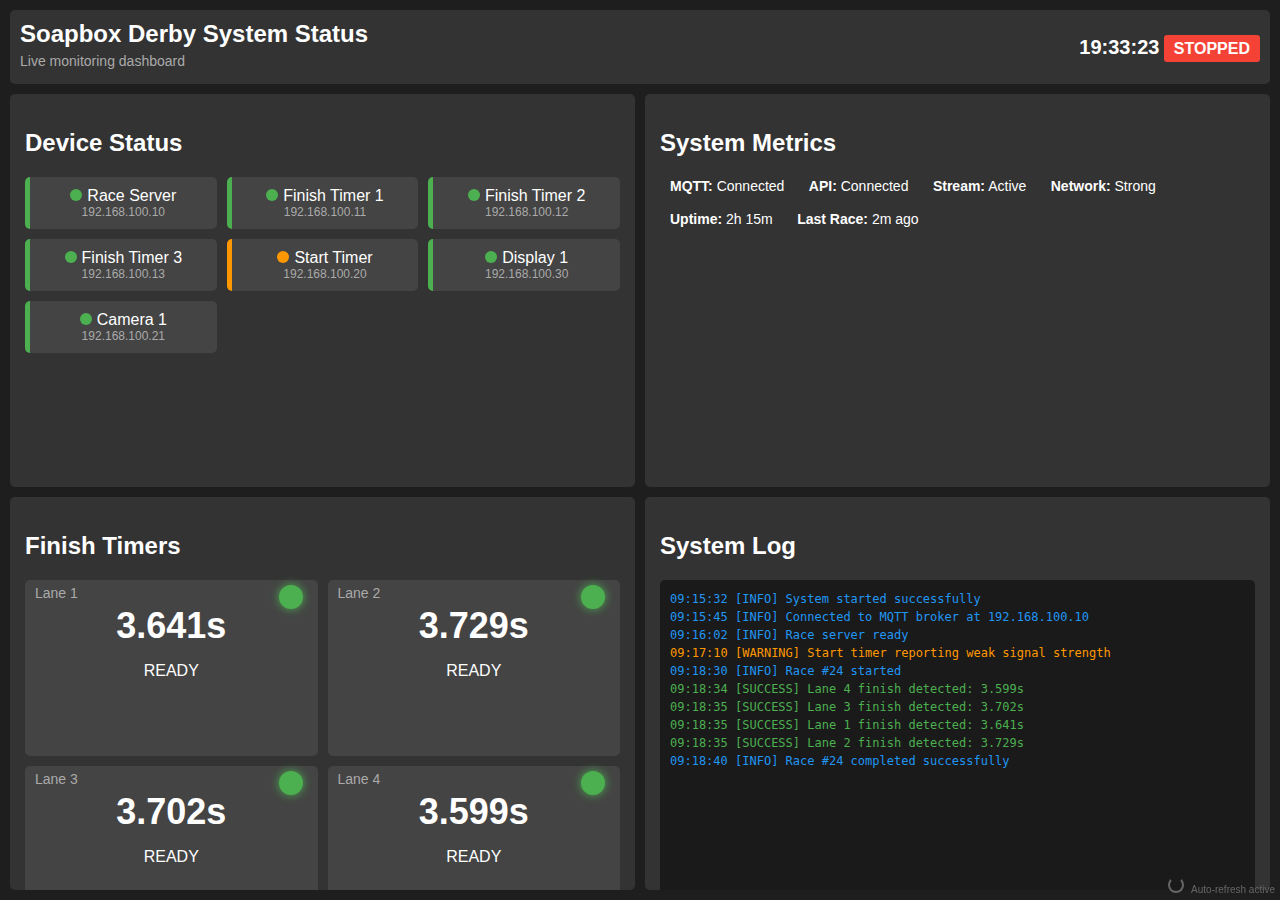
<file: extras/soapbox/infra/derbydisplay/status.html>
<!DOCTYPE html>
<html lang="en">
<head>
  <meta charset="UTF-8">
  <meta name="viewport" content="width=device-width, initial-scale=1.0">
  <title>Soapbox Derby System Status</title>
  <style>
    body {
      font-family: Arial, sans-serif;
      background-color: #1e1e1e;
      color: #fff;
      margin: 0;
      padding: 0;
      overflow: hidden;
    }
    
    .container {
      display: grid;
      grid-template-columns: 1fr 1fr;
      grid-template-rows: auto 1fr 1fr;
      height: 100vh;
      gap: 10px;
      padding: 10px;
      box-sizing: border-box;
    }
    
    .header {
      grid-column: 1 / 3;
      background-color: #333;
      padding: 10px;
      border-radius: 5px;
      display: flex;
      justify-content: space-between;
      align-items: center;
    }
    
    .panel {
      background-color: #333;
      padding: 15px;
      border-radius: 5px;
      overflow: auto;
    }
    
    .device-status {
      display: grid;
      grid-template-columns: repeat(auto-fill, minmax(150px, 1fr));
      gap: 10px;
    }
    
    .device {
      background-color: #444;
      padding: 10px;
      border-radius: 5px;
      text-align: center;
    }
    
    .online {
      border-left: 5px solid #4CAF50;
    }
    
    .offline {
      border-left: 5px solid #f44336;
    }
    
    .warning {
      border-left: 5px solid #ff9800;
    }
    
    .status-indicator {
      display: inline-block;
      width: 12px;
      height: 12px;
      border-radius: 50%;
      margin-right: 5px;
    }
    
    .status-online {
      background-color: #4CAF50;
    }
    
    .status-offline {
      background-color: #f44336;
    }
    
    .status-warning {
      background-color: #ff9800;
    }
    
    .log-panel {
      font-family: monospace;
      white-space: nowrap;
      overflow: auto;
      font-size: 12px;
      background-color: #1a1a1a;
      padding: 10px;
      border-radius: 5px;
      height: 100%;
    }
    
    .log-entry {
      margin: 0;
      padding: 2px 0;
    }
    
    .log-info {
      color: #2196F3;
    }
    
    .log-warning {
      color: #ff9800;
    }
    
    .log-error {
      color: #f44336;
    }
    
    .log-success {
      color: #4CAF50;
    }
    
    .metric {
      display: inline-block;
      margin: 0 10px;
      font-size: 14px;
    }
    
    .timer-panel {
      display: grid;
      grid-template-columns: repeat(2, 1fr);
      gap: 10px;
      height: 100%;
    }
    
    .timer-display {
      background-color: #444;
      border-radius: 5px;
      padding: 10px;
      text-align: center;
      position: relative;
    }
    
    .timer-number {
      font-size: 36px;
      font-weight: bold;
      margin: 15px 0;
    }
    
    .lane-label {
      position: absolute;
      top: 5px;
      left: 10px;
      font-size: 14px;
      color: #aaa;
    }
    
    .timer-status {
      position: absolute;
      top: 5px;
      right: 10px;
    }
    
    .led-indicator {
      display: inline-block;
      width: 24px;
      height: 24px;
      border-radius: 50%;
      margin: 0 5px;
    }
    
    .led-red {
      background-color: #f44336;
      box-shadow: 0 0 10px #f44336;
    }
    
    .led-yellow {
      background-color: #ffeb3b;
      box-shadow: 0 0 10px #ffeb3b;
    }
    
    .led-green {
      background-color: #4CAF50;
      box-shadow: 0 0 10px #4CAF50;
    }
    
    .led-off {
      background-color: #555;
    }
    
    .title {
      margin: 0;
      font-size: 24px;
    }
    
    .subtitle {
      font-size: 14px;
      color: #aaa;
      margin: 5px 0;
    }
    
    .clock {
      font-size: 20px;
      font-weight: bold;
    }
    
    .race-state {
      padding: 5px 10px;
      border-radius: 3px;
      font-weight: bold;
      background-color: #555;
    }
    
    .state-stopped {
      background-color: #f44336;
    }
    
    .state-staging {
      background-color: #ff9800;
    }
    
    .state-racing {
      background-color: #4CAF50;
    }
    
    .refresh-badge {
      position: absolute;
      bottom: 5px;
      right: 5px;
      font-size: 10px;
      color: #666;
    }
    
    /* Auto-refresh animation */
    @keyframes spin {
      0% { transform: rotate(0deg); }
      100% { transform: rotate(360deg); }
    }
    
    .refresh-icon {
      display: inline-block;
      width: 12px;
      height: 12px;
      border: 2px solid #666;
      border-top-color: transparent;
      border-radius: 50%;
      animation: spin 1s linear infinite;
      margin-right: 5px;
    }
  </style>
</head>
<body>
  <div class="container">
    <div class="header">
      <div>
        <h1 class="title">Soapbox Derby System Status</h1>
        <p class="subtitle">Live monitoring dashboard</p>
      </div>
      <div>
        <span class="clock" id="clock">--:--:--</span>
        <span class="race-state state-stopped" id="raceState">STOPPED</span>
      </div>
    </div>
    
    <div class="panel">
      <h2>Device Status</h2>
      <div class="device-status" id="deviceStatus">
        <!-- Device status items will be populated by JavaScript -->
      </div>
    </div>
    
    <div class="panel">
      <h2>System Metrics</h2>
      <div id="systemMetrics">
        <div class="metric">
          <strong>MQTT:</strong> <span id="mqttStatus">Unknown</span>
        </div>
        <div class="metric">
          <strong>API:</strong> <span id="apiStatus">Unknown</span>
        </div>
        <div class="metric">
          <strong>Stream:</strong> <span id="streamStatus">Unknown</span>
        </div>
        <div class="metric">
          <strong>Network:</strong> <span id="networkStatus">Unknown</span>
        </div>
      </div>
      <div id="timeMetrics" style="margin-top: 15px;">
        <div class="metric">
          <strong>Uptime:</strong> <span id="uptime">Unknown</span>
        </div>
        <div class="metric">
          <strong>Last Race:</strong> <span id="lastRace">Unknown</span>
        </div>
      </div>
    </div>
    
    <div class="panel">
      <h2>Finish Timers</h2>
      <div class="timer-panel" id="timerPanel">
        <!-- Timer panels will be populated by JavaScript -->
      </div>
    </div>
    
    <div class="panel">
      <h2>System Log</h2>
      <div class="log-panel" id="logPanel">
        <!-- Log entries will be populated by JavaScript -->
      </div>
      <div class="refresh-badge">
        <span class="refresh-icon"></span>
        <span>Auto-refresh active</span>
      </div>
    </div>
  </div>

  <script>
    // Sample data structure - in production this would come from MQTT
    const deviceSamples = [
      { id: 'server', name: 'Race Server', status: 'online', ip: '192.168.100.10' },
      { id: 'ft1', name: 'Finish Timer 1', status: 'online', ip: '192.168.100.11' },
      { id: 'ft2', name: 'Finish Timer 2', status: 'online', ip: '192.168.100.12' },
      { id: 'ft3', name: 'Finish Timer 3', status: 'online', ip: '192.168.100.13' },
      { id: 'st', name: 'Start Timer', status: 'warning', ip: '192.168.100.20' },
      { id: 'display1', name: 'Display 1', status: 'online', ip: '192.168.100.30' },
      { id: 'cam1', name: 'Camera 1', status: 'online', ip: '192.168.100.21' }
    ];
    
    const timerSamples = [
      { lane: 1, time: '3.641', status: 'ready', led: 'green' },
      { lane: 2, time: '3.729', status: 'ready', led: 'green' },
      { lane: 3, time: '3.702', status: 'ready', led: 'green' },
      { lane: 4, time: '3.599', status: 'ready', led: 'green' }
    ];
    
    const logSamples = [
      { timestamp: '09:15:32', level: 'info', message: 'System started successfully' },
      { timestamp: '09:15:45', level: 'info', message: 'Connected to MQTT broker at 192.168.100.10' },
      { timestamp: '09:16:02', level: 'info', message: 'Race server ready' },
      { timestamp: '09:17:10', level: 'warning', message: 'Start timer reporting weak signal strength' },
      { timestamp: '09:18:30', level: 'info', message: 'Race #24 started' },
      { timestamp: '09:18:34', level: 'success', message: 'Lane 4 finish detected: 3.599s' },
      { timestamp: '09:18:35', level: 'success', message: 'Lane 3 finish detected: 3.702s' },
      { timestamp: '09:18:35', level: 'success', message: 'Lane 1 finish detected: 3.641s' },
      { timestamp: '09:18:35', level: 'success', message: 'Lane 2 finish detected: 3.729s' },
      { timestamp: '09:18:40', level: 'info', message: 'Race #24 completed successfully' }
    ];
    
    // Update clock
    function updateClock() {
      const now = new Date();
      document.getElementById('clock').textContent = now.toTimeString().split(' ')[0];
    }
    
    // Render device status
    function renderDevices() {
      const deviceStatusEl = document.getElementById('deviceStatus');
      deviceStatusEl.innerHTML = '';
      
      deviceSamples.forEach(device => {
        const deviceEl = document.createElement('div');
        deviceEl.className = `device ${device.status}`;
        deviceEl.innerHTML = `
          <div><span class="status-indicator status-${device.status}"></span>${device.name}</div>
          <div style="font-size: 12px; color: #aaa;">${device.ip}</div>
        `;
        deviceStatusEl.appendChild(deviceEl);
      });
    }
    
    // Render timer panels
    function renderTimers() {
      const timerPanelEl = document.getElementById('timerPanel');
      timerPanelEl.innerHTML = '';
      
      timerSamples.forEach(timer => {
        const timerEl = document.createElement('div');
        timerEl.className = 'timer-display';
        timerEl.innerHTML = `
          <div class="lane-label">Lane ${timer.lane}</div>
          <div class="timer-status">
            <span class="led-indicator led-${timer.led}"></span>
          </div>
          <div class="timer-number">${timer.time}s</div>
          <div>${timer.status.toUpperCase()}</div>
        `;
        timerPanelEl.appendChild(timerEl);
      });
    }
    
    // Render log panel
    function renderLogs() {
      const logPanelEl = document.getElementById('logPanel');
      logPanelEl.innerHTML = '';
      
      logSamples.forEach(log => {
        const logEl = document.createElement('p');
        logEl.className = `log-entry log-${log.level}`;
        logEl.textContent = `${log.timestamp} [${log.level.toUpperCase()}] ${log.message}`;
        logPanelEl.appendChild(logEl);
      });
      
      // Auto-scroll to bottom
      logPanelEl.scrollTop = logPanelEl.scrollHeight;
    }
    
    // Initialize dashboard
    function initDashboard() {
      updateClock();
      renderDevices();
      renderTimers();
      renderLogs();
      
      // Update system metrics
      document.getElementById('mqttStatus').textContent = 'Connected';
      document.getElementById('apiStatus').textContent = 'Connected';
      document.getElementById('streamStatus').textContent = 'Active';
      document.getElementById('networkStatus').textContent = 'Strong';
      document.getElementById('uptime').textContent = '2h 15m';
      document.getElementById('lastRace').textContent = '2m ago';
      
      // Set race state
      const raceStateEl = document.getElementById('raceState');
      raceStateEl.textContent = 'STOPPED';
      raceStateEl.className = 'race-state state-stopped';
      
      // Set up periodic updates
      setInterval(updateClock, 1000);
      
      // In a real implementation, we would subscribe to MQTT topics here
      // and update the UI based on incoming messages
    }
    
    // Connect to MQTT broker
    function connectMQTT() {
      // In production, this would establish a connection to the MQTT broker
      // and set up subscriptions to the relevant topics
      console.log('Connecting to MQTT broker...');
      
      // Simulate MQTT connection
      setTimeout(() => {
        console.log('Connected to MQTT broker');
        // Subscribe to topics
        // client.subscribe('derbynet/device/+/status');
        // client.subscribe('derbynet/device/+/telemetry');
        // client.subscribe('derbynet/race/state');
        // client.subscribe('derbynet/lane/+/led');
      }, 1000);
    }
    
    // Handle MQTT messages
    function handleMessage(topic, message) {
      // In production, this would parse incoming MQTT messages
      // and update the dashboard accordingly
      console.log(`Received message on topic ${topic}: ${message}`);
      
      // Example message handling:
      // if (topic.match(/derbynet\/device\/.*\/status/)) {
      //   updateDeviceStatus(topic, message);
      // } else if (topic.match(/derbynet\/race\/state/)) {
      //   updateRaceState(message);
      // } else if (topic.match(/derbynet\/lane\/.*\/led/)) {
      //   updateLaneLED(topic, message);
      // }
    }
    
    // When using real MQTT, this function would update race state
    function updateRaceState(state) {
      const raceStateEl = document.getElementById('raceState');
      raceStateEl.textContent = state.toUpperCase();
      raceStateEl.className = `race-state state-${state.toLowerCase()}`;
    }
    
    // Initialize the dashboard when the page loads
    document.addEventListener('DOMContentLoaded', () => {
      initDashboard();
      connectMQTT();
      
      // Simulate state changes for demonstration
      setTimeout(() => {
        updateRaceState('staging');
        
        setTimeout(() => {
          updateRaceState('racing');
          
          // Add a new log entry
          logSamples.push({ 
            timestamp: new Date().toTimeString().split(' ')[0], 
            level: 'info', 
            message: 'Race started' 
          });
          renderLogs();
          
          setTimeout(() => {
            updateRaceState('stopped');
            
            // Add race completion log entries
            logSamples.push({ 
              timestamp: new Date().toTimeString().split(' ')[0], 
              level: 'info', 
              message: 'Race completed' 
            });
            renderLogs();
          }, 8000);
        }, 3000);
      }, 5000);
    });
  </script>
</body>
</html>
</file>
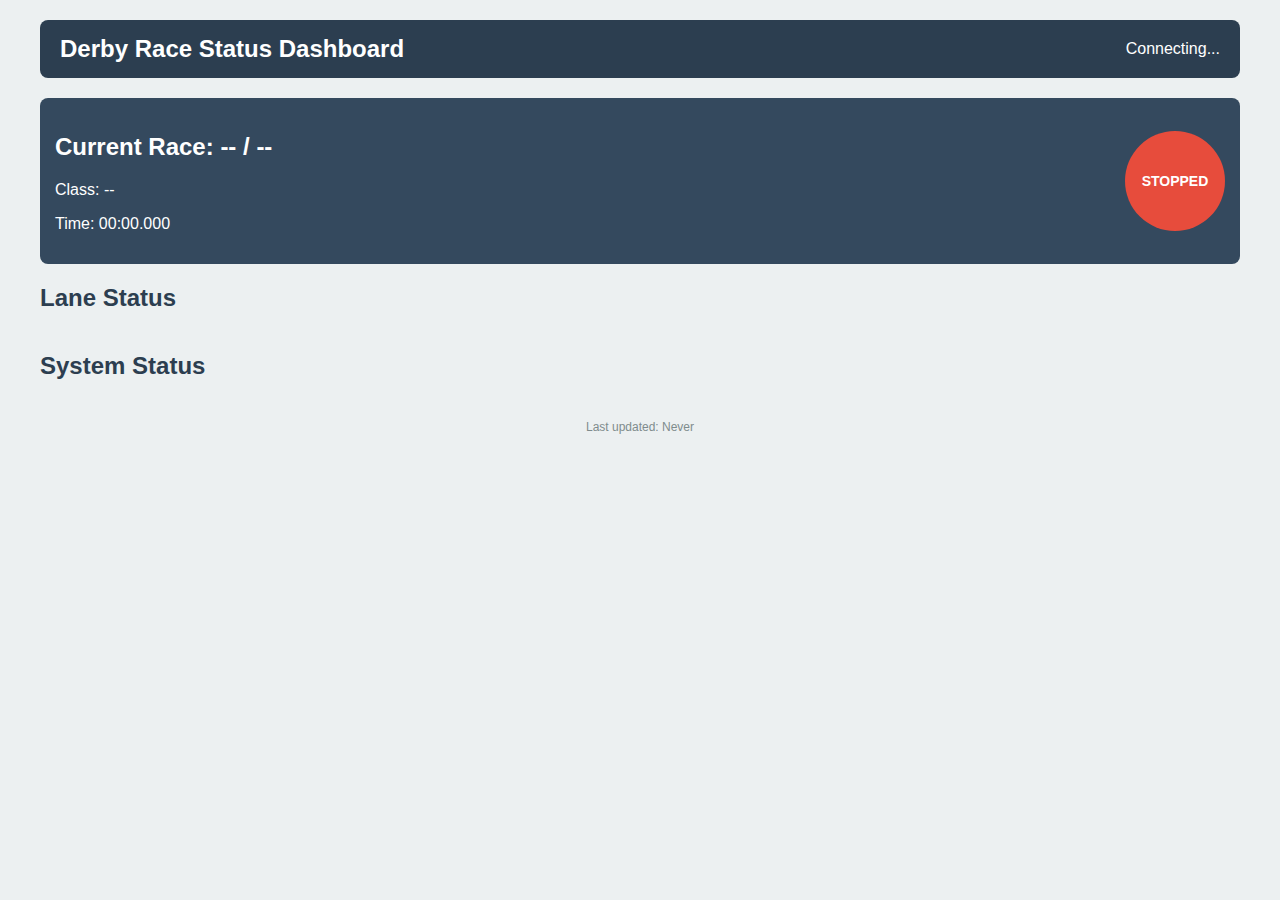
<file: extras/soapbox/infra/derbydisplay/status_dashboard.html>
<!DOCTYPE html>
<html lang="en">
<head>
    <meta charset="UTF-8">
    <meta name="viewport" content="width=device-width, initial-scale=1.0">
    <title>Derby Race Status Dashboard</title>
    <style>
        :root {
            --primary-color: #2c3e50;
            --secondary-color: #3498db;
            --success-color: #2ecc71;
            --warning-color: #f39c12;
            --danger-color: #e74c3c;
            --light-color: #ecf0f1;
            --dark-color: #34495e;
        }
        
        body {
            font-family: 'Segoe UI', Tahoma, Geneva, Verdana, sans-serif;
            margin: 0;
            padding: 0;
            background-color: var(--light-color);
            color: var(--primary-color);
        }
        
        .container {
            max-width: 1200px;
            margin: 0 auto;
            padding: 20px;
        }
        
        .header {
            display: flex;
            justify-content: space-between;
            align-items: center;
            background-color: var(--primary-color);
            color: white;
            padding: 15px 20px;
            border-radius: 8px;
            margin-bottom: 20px;
        }
        
        .header h1 {
            margin: 0;
            font-size: 24px;
        }
        
        .race-status {
            background-color: var(--dark-color);
            color: white;
            padding: 15px;
            border-radius: 8px;
            margin-bottom: 20px;
            display: flex;
            justify-content: space-between;
            align-items: center;
        }
        
        .race-info {
            flex-grow: 1;
        }
        
        .status-indicator {
            width: 100px;
            height: 100px;
            border-radius: 50%;
            margin-left: 20px;
            display: flex;
            align-items: center;
            justify-content: center;
            font-weight: bold;
            text-transform: uppercase;
            font-size: 14px;
        }
        
        .stopped {
            background-color: var(--danger-color);
        }
        
        .staging {
            background-color: var(--warning-color);
        }
        
        .racing {
            background-color: var(--success-color);
            animation: pulse 1.5s infinite;
        }
        
        @keyframes pulse {
            0% { transform: scale(1); }
            50% { transform: scale(1.05); }
            100% { transform: scale(1); }
        }
        
        .lane-status {
            display: grid;
            grid-template-columns: repeat(auto-fit, minmax(300px, 1fr));
            grid-gap: 20px;
            margin-bottom: 20px;
        }
        
        .lane {
            background-color: white;
            border-radius: 8px;
            padding: 15px;
            box-shadow: 0 2px 5px rgba(0,0,0,0.1);
        }
        
        .lane-header {
            display: flex;
            justify-content: space-between;
            align-items: center;
            margin-bottom: 10px;
            border-bottom: 1px solid #eee;
            padding-bottom: 10px;
        }
        
        .lane-name {
            font-weight: bold;
            font-size: 18px;
        }
        
        .lane-pinny {
            background-color: var(--primary-color);
            color: white;
            padding: 5px 10px;
            border-radius: 4px;
            font-weight: bold;
        }
        
        .lane-led {
            width: 20px;
            height: 20px;
            border-radius: 50%;
            display: inline-block;
        }
        
        .red { background-color: var(--danger-color); }
        .blue { background-color: var(--secondary-color); }
        .green { background-color: var(--success-color); }
        .purple { background-color: #9b59b6; }
        
        .lane-time {
            font-size: 22px;
            font-weight: bold;
            text-align: center;
            padding: 10px;
            background-color: var(--light-color);
            border-radius: 4px;
        }
        
        .system-status {
            display: grid;
            grid-template-columns: repeat(auto-fit, minmax(200px, 1fr));
            grid-gap: 20px;
        }
        
        .device-card {
            background-color: white;
            border-radius: 8px;
            padding: 15px;
            box-shadow: 0 2px 5px rgba(0,0,0,0.1);
        }
        
        .device-header {
            display: flex;
            justify-content: space-between;
            align-items: center;
            margin-bottom: 10px;
            border-bottom: 1px solid #eee;
            padding-bottom: 10px;
        }
        
        .device-name {
            font-weight: bold;
        }
        
        .device-status {
            font-size: 12px;
            padding: 3px 8px;
            border-radius: 12px;
        }
        
        .online {
            background-color: var(--success-color);
            color: white;
        }
        
        .offline {
            background-color: var(--danger-color);
            color: white;
        }
        
        .device-metrics {
            display: grid;
            grid-template-columns: 1fr 1fr;
            grid-gap: 10px;
            font-size: 14px;
        }
        
        .metric {
            display: flex;
            justify-content: space-between;
        }
        
        .metric-label {
            color: var(--dark-color);
        }
        
        .metric-value {
            font-weight: bold;
        }
        
        .refresh-time {
            text-align: center;
            font-size: 12px;
            color: #7f8c8d;
            margin-top: 20px;
        }
        
        .error-bar {
            background-color: var(--danger-color);
            color: white;
            padding: 10px;
            border-radius: 5px;
            margin-bottom: 20px;
            display: none;
        }
        
        /* Dark mode styles */
        @media (prefers-color-scheme: dark) {
            body {
                background-color: #121212;
                color: #ffffff;
            }
            
            .lane, .device-card {
                background-color: #1e1e1e;
                box-shadow: 0 2px 5px rgba(0,0,0,0.3);
            }
            
            .lane-header, .device-header {
                border-bottom-color: #333;
            }
            
            .lane-time {
                background-color: #2c2c2c;
            }
            
            .metric-label {
                color: #bbb;
            }
            
            .refresh-time {
                color: #aaa;
            }
        }
    </style>
</head>
<body>
    <div class="container">
        <div class="header">
            <h1>Derby Race Status Dashboard</h1>
            <div class="connection-status" id="connection-status">Connecting...</div>
        </div>
        
        <div class="error-bar" id="error-bar">
            Connection lost. Attempting to reconnect...
        </div>
        
        <div class="race-status">
            <div class="race-info">
                <h2 id="current-race">Current Race: <span id="round-id">--</span> / <span id="heat-id">--</span></h2>
                <p id="class-name">Class: <span>--</span></p>
                <p id="race-timer">Time: <span>00:00.000</span></p>
            </div>
            <div id="status-indicator" class="status-indicator stopped">
                STOPPED
            </div>
        </div>
        
        <h2>Lane Status</h2>
        <div class="lane-status" id="lane-status">
            <!-- Lanes will be populated here by JavaScript -->
        </div>
        
        <h2>System Status</h2>
        <div class="system-status" id="system-status">
            <!-- Device cards will be populated here by JavaScript -->
        </div>
        
        <div class="refresh-time" id="last-updated">
            Last updated: Never
        </div>
    </div>
    
    <script>
        // Configuration
        const MQTT_BROKER_URL = "ws://192.168.100.10:9001"; // WebSocket endpoint for MQTT
        const LANE_COUNT = 3;
        let client = null;
        let raceState = "STOPPED";
        let raceStartTime = 0;
        let raceTimer = null;
        
        // Device and lane status tracking
        const devices = new Map();
        const lanes = new Map();
        
        // Connect to MQTT broker over WebSocket
        function connectMQTT() {
            if (typeof mqtt === 'undefined') {
                document.getElementById('error-bar').style.display = 'block';
                document.getElementById('error-bar').innerText = 'MQTT client not available. Make sure mqtt.js is loaded correctly.';
                updateConnectionStatus('Disconnected');
                return;
            }
            
            updateConnectionStatus('Connecting...');
            
            client = mqtt.connect(MQTT_BROKER_URL, {
                clientId: 'derby_dashboard_' + Math.random().toString(16).substr(2, 8),
                clean: true
            });
            
            client.on('connect', function() {
                updateConnectionStatus('Connected');
                document.getElementById('error-bar').style.display = 'none';
                
                // Subscribe to topics
                client.subscribe('derbynet/race/state');
                client.subscribe('derbynet/race/event');
                client.subscribe('derbynet/device/+/status');
                client.subscribe('derbynet/device/+/telemetry');
                client.subscribe('derbynet/lane/+/led');
                client.subscribe('derbynet/lane/+/pinny');
            });
            
            client.on('message', function(topic, message) {
                processMessage(topic, message.toString());
                updateLastUpdated();
            });
            
            client.on('close', function() {
                updateConnectionStatus('Disconnected');
                document.getElementById('error-bar').style.display = 'block';
                setTimeout(connectMQTT, 5000); // Try to reconnect after 5 seconds
            });
            
            client.on('error', function(error) {
                console.error('MQTT Error:', error);
                updateConnectionStatus('Error');
                document.getElementById('error-bar').style.display = 'block';
                document.getElementById('error-bar').innerText = 'Connection error: ' + error.message;
            });
        }
        
        // Process incoming MQTT messages
        function processMessage(topic, message) {
            const topicParts = topic.split('/');
            
            if (topic === 'derbynet/race/state') {
                updateRaceState(message);
            } 
            else if (topic === 'derbynet/race/event') {
                try {
                    const eventData = JSON.parse(message);
                    if (eventData.event === 'race_start') {
                        handleRaceStart(eventData);
                    }
                } catch (e) {
                    console.error('Error parsing race event:', e);
                }
            }
            else if (topicParts[1] === 'device' && topicParts[3] === 'status') {
                const deviceId = topicParts[2];
                updateDeviceStatus(deviceId, message);
            }
            else if (topicParts[1] === 'device' && topicParts[3] === 'telemetry') {
                const deviceId = topicParts[2];
                try {
                    const telemetry = JSON.parse(message);
                    updateDeviceTelemetry(deviceId, telemetry);
                } catch (e) {
                    console.error('Error parsing telemetry:', e);
                }
            }
            else if (topicParts[1] === 'lane' && topicParts[3] === 'led') {
                const lane = topicParts[2];
                updateLaneLED(lane, message);
            }
            else if (topicParts[1] === 'lane' && topicParts[3] === 'pinny') {
                const lane = topicParts[2];
                updateLanePinny(lane, message);
            }
        }
        
        // Update race state display
        function updateRaceState(state) {
            raceState = state;
            const indicator = document.getElementById('status-indicator');
            
            indicator.className = 'status-indicator ' + state.toLowerCase();
            indicator.innerText = state;
            
            if (state === 'STOPPED' && raceTimer) {
                clearInterval(raceTimer);
                raceTimer = null;
            }
        }
        
        // Handle race start event
        function handleRaceStart(eventData) {
            // Update round/heat info
            document.querySelector('#round-id').innerText = eventData.roundid || '--';
            document.querySelector('#heat-id').innerText = eventData.heatid || '--';
            
            // Start the race timer
            raceStartTime = eventData.timestamp * 1000; // Convert to milliseconds
            
            if (raceTimer) {
                clearInterval(raceTimer);
            }
            
            raceTimer = setInterval(updateRaceTimer, 50); // Update timer 20 times per second for smoothness
            
            // Reset lane times
            for (let i = 1; i <= LANE_COUNT; i++) {
                const laneTimeElement = document.querySelector(`#lane-${i} .lane-time`);
                if (laneTimeElement) {
                    laneTimeElement.innerText = '--.---;
                }
            }
        }
        
        // Update the race timer display
        function updateRaceTimer() {
            if (raceState !== 'RACING' || !raceStartTime) {
                return;
            }
            
            const now = Date.now();
            const elapsed = now - raceStartTime;
            
            // Format time as MM:SS.mmm
            const minutes = Math.floor(elapsed / 60000);
            const seconds = Math.floor((elapsed % 60000) / 1000);
            const milliseconds = Math.floor(elapsed % 1000);
            
            const formattedTime = 
                (minutes < 10 ? '0' : '') + minutes + ':' +
                (seconds < 10 ? '0' : '') + seconds + '.' +
                (milliseconds < 100 ? '0' : '') + (milliseconds < 10 ? '0' : '') + milliseconds;
            
            document.querySelector('#race-timer span').innerText = formattedTime;
        }
        
        // Update lane LED status
        function updateLaneLED(lane, color) {
            if (!lanes.has(lane)) {
                lanes.set(lane, {});
                createLaneElement(lane);
            }
            
            const laneData = lanes.get(lane);
            laneData.led = color;
            lanes.set(lane, laneData);
            
            const ledElement = document.querySelector(`#lane-${lane} .lane-led`);
            if (ledElement) {
                ledElement.className = 'lane-led ' + color;
            }
        }
        
        // Update lane pinny (racer number)
        function updateLanePinny(lane, pinny) {
            if (!lanes.has(lane)) {
                lanes.set(lane, {});
                createLaneElement(lane);
            }
            
            const laneData = lanes.get(lane);
            laneData.pinny = pinny;
            lanes.set(lane, laneData);
            
            const pinnyElement = document.querySelector(`#lane-${lane} .lane-pinny`);
            if (pinnyElement) {
                pinnyElement.innerText = pinny;
            }
        }
        
        // Create lane display element
        function createLaneElement(lane) {
            const laneStatus = document.getElementById('lane-status');
            
            const laneElement = document.createElement('div');
            laneElement.id = `lane-${lane}`;
            laneElement.className = 'lane';
            
            laneElement.innerHTML = `
                <div class="lane-header">
                    <div class="lane-name">Lane ${lane}</div>
                    <div class="lane-pinny">----</div>
                    <div class="lane-led red"></div>
                </div>
                <div class="lane-time">--.---</div>
            `;
            
            laneStatus.appendChild(laneElement);
        }
        
        // Update device online/offline status
        function updateDeviceStatus(deviceId, status) {
            if (!devices.has(deviceId)) {
                devices.set(deviceId, {
                    status: status,
                    telemetry: {}
                });
                createDeviceElement(deviceId);
            } else {
                const deviceData = devices.get(deviceId);
                deviceData.status = status;
                devices.set(deviceId, deviceData);
            }
            
            const statusElement = document.querySelector(`#device-${deviceId} .device-status`);
            if (statusElement) {
                statusElement.className = 'device-status ' + status.toLowerCase();
                statusElement.innerText = status.toUpperCase();
            }
        }
        
        // Update device telemetry data
        function updateDeviceTelemetry(deviceId, telemetry) {
            if (!devices.has(deviceId)) {
                devices.set(deviceId, {
                    status: 'unknown',
                    telemetry: telemetry
                });
                createDeviceElement(deviceId);
            } else {
                const deviceData = devices.get(deviceId);
                deviceData.telemetry = telemetry;
                devices.set(deviceId, deviceData);
            }
            
            // Update device name if we have hostname
            const nameElement = document.querySelector(`#device-${deviceId} .device-name`);
            if (nameElement && telemetry.hostname) {
                nameElement.innerText = telemetry.hostname;
            }
            
            // Update metrics
            updateMetric(deviceId, 'cpu-temp', telemetry.cpu_temp ? telemetry.cpu_temp + '°C' : '--');
            updateMetric(deviceId, 'memory', telemetry.memory_usage ? telemetry.memory_usage + '%' : '--');
            updateMetric(deviceId, 'disk', telemetry.disk ? telemetry.disk + '%' : '--');
            updateMetric(deviceId, 'wifi', telemetry.wifi_rssi ? telemetry.wifi_rssi + ' dBm' : '--');
            updateMetric(deviceId, 'uptime', formatUptime(telemetry.uptime));
            updateMetric(deviceId, 'battery', telemetry.battery_level ? telemetry.battery_level + '%' : '--');
        }
        
        // Update a specific device metric
        function updateMetric(deviceId, metric, value) {
            const metricElement = document.querySelector(`#device-${deviceId} .metric-${metric} .metric-value`);
            if (metricElement) {
                metricElement.innerText = value;
            }
        }
        
        // Create device card element
        function createDeviceElement(deviceId) {
            const systemStatus = document.getElementById('system-status');
            const deviceData = devices.get(deviceId);
            
            const deviceElement = document.createElement('div');
            deviceElement.id = `device-${deviceId}`;
            deviceElement.className = 'device-card';
            
            const deviceName = deviceData.telemetry.hostname || deviceId;
            const deviceStatus = deviceData.status || 'unknown';
            
            deviceElement.innerHTML = `
                <div class="device-header">
                    <div class="device-name">${deviceName}</div>
                    <div class="device-status ${deviceStatus}">${deviceStatus.toUpperCase()}</div>
                </div>
                <div class="device-metrics">
                    <div class="metric metric-cpu-temp">
                        <div class="metric-label">CPU Temp</div>
                        <div class="metric-value">--</div>
                    </div>
                    <div class="metric metric-memory">
                        <div class="metric-label">Memory</div>
                        <div class="metric-value">--</div>
                    </div>
                    <div class="metric metric-disk">
                        <div class="metric-label">Disk</div>
                        <div class="metric-value">--</div>
                    </div>
                    <div class="metric metric-wifi">
                        <div class="metric-label">WiFi</div>
                        <div class="metric-value">--</div>
                    </div>
                    <div class="metric metric-uptime">
                        <div class="metric-label">Uptime</div>
                        <div class="metric-value">--</div>
                    </div>
                    <div class="metric metric-battery">
                        <div class="metric-label">Battery</div>
                        <div class="metric-value">--</div>
                    </div>
                </div>
            `;
            
            systemStatus.appendChild(deviceElement);
            
            // Apply initial telemetry if we have it
            if (deviceData.telemetry) {
                updateDeviceTelemetry(deviceId, deviceData.telemetry);
            }
        }
        
        // Format uptime in a human-readable way
        function formatUptime(seconds) {
            if (!seconds) return '--';
            
            const days = Math.floor(seconds / 86400);
            const hours = Math.floor((seconds % 86400) / 3600);
            const minutes = Math.floor((seconds % 3600) / 60);
            
            if (days > 0) {
                return `${days}d ${hours}h`;
            } else if (hours > 0) {
                return `${hours}h ${minutes}m`;
            } else {
                return `${minutes}m`;
            }
        }
        
        // Update connection status display
        function updateConnectionStatus(status) {
            const connectionStatus = document.getElementById('connection-status');
            connectionStatus.innerText = status;
        }
        
        // Update timestamp of last data refresh
        function updateLastUpdated() {
            const now = new Date();
            const timeString = now.toLocaleTimeString();
            document.getElementById('last-updated').innerText = `Last updated: ${timeString}`;
        }
        
        // Initialize lanes
        function initializeLanes() {
            const laneStatus = document.getElementById('lane-status');
            laneStatus.innerHTML = '';
            
            for (let i = 1; i <= LANE_COUNT; i++) {
                lanes.set(i.toString(), {});
                createLaneElement(i);
            }
        }
        
        // Initialize dashboard when page loads
        window.onload = function() {
            initializeLanes();
            // Load MQTT client script dynamically 
            const script = document.createElement('script');
            script.src = 'https://unpkg.com/mqtt/dist/mqtt.min.js';
            script.onload = function() {
                connectMQTT();
            };
            script.onerror = function() {
                updateConnectionStatus('Failed to load MQTT client');
                document.getElementById('error-bar').style.display = 'block';
                document.getElementById('error-bar').innerText = 'Failed to load MQTT client library.';
            };
            document.head.appendChild(script);
        };
    </script>
</body>
</html>
</file>
